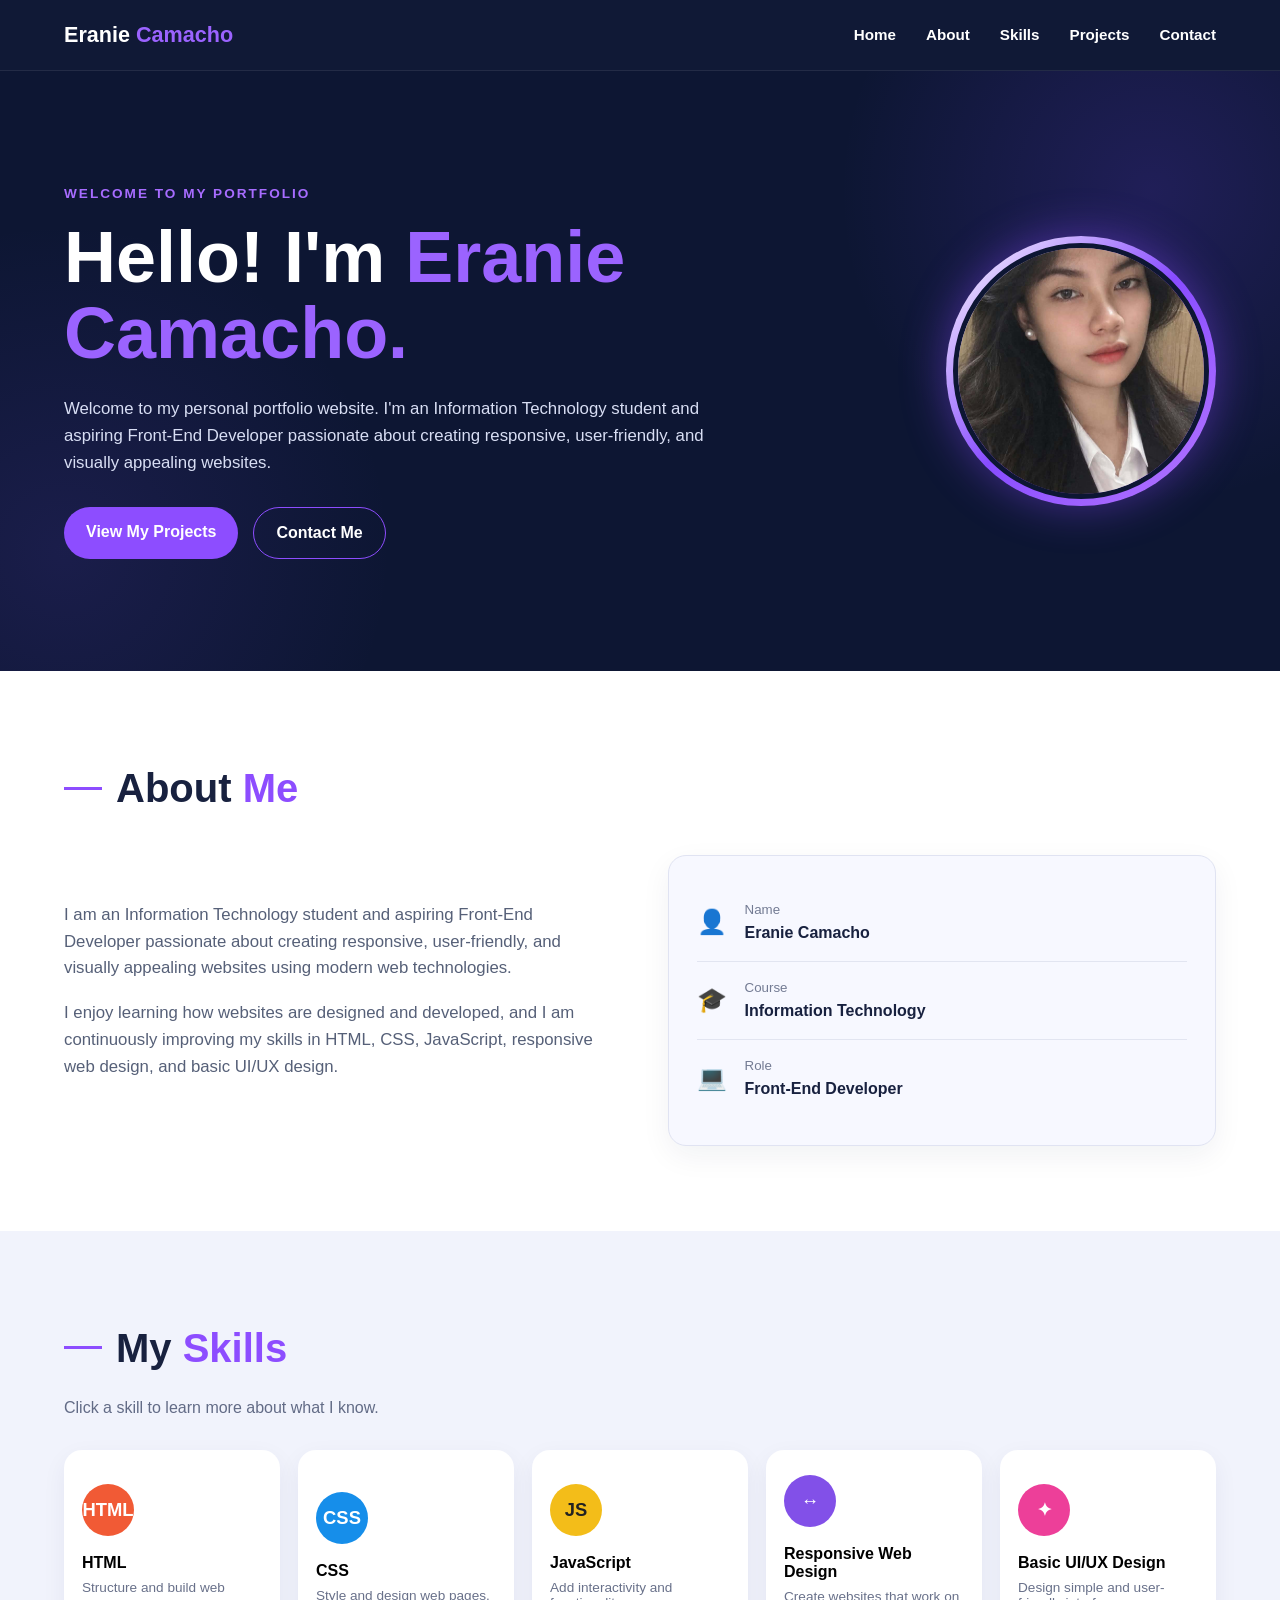
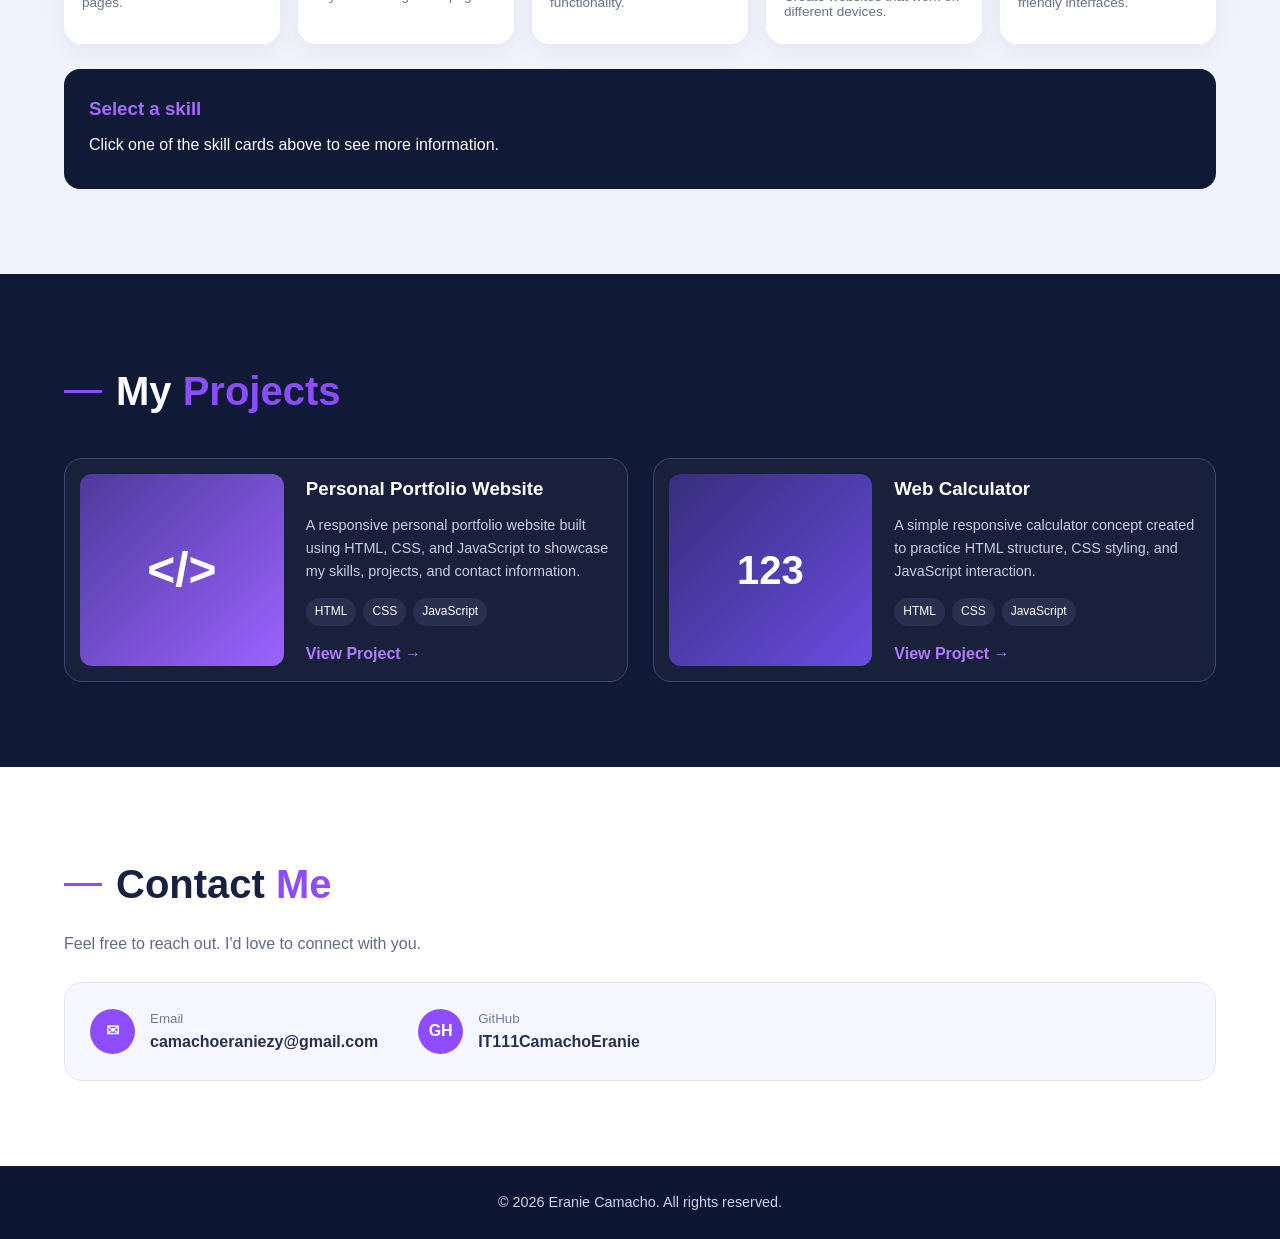
<file: index.html>
<!DOCTYPE html>
<html lang="en">
<head>
    <meta charset="UTF-8">
    <meta name="viewport" content="width=device-width, initial-scale=1.0">

    <title>Eranie Camacho | Front-End Developer</title>

    <link rel="stylesheet" href="css/styles.css">
</head>

<body>

    <!-- NAVIGATION -->
    <header class="navbar">
        <div class="container nav-container">
            <a href="#home" class="logo">
                Eranie <span>Camacho</span>
            </a>

            <nav>
                <a href="#home">Home</a>
                <a href="#about">About</a>
                <a href="#skills">Skills</a>
                <a href="#projects">Projects</a>
                <a href="#contact">Contact</a>
            </nav>
        </div>
    </header>


    <!-- HOME -->
    <main>

        <section id="home" class="hero">
            <div class="container hero-content">

                <div class="hero-text">
                    <p class="eyebrow">WELCOME TO MY PORTFOLIO</p>

                    <h1>
                        Hello! I'm
                        <span>Eranie Camacho.</span>
                    </h1>

                    <p class="hero-description">
                        Welcome to my personal portfolio website. I'm an
                        Information Technology student and aspiring Front-End
                        Developer passionate about creating responsive,
                        user-friendly, and visually appealing websites.
                    </p>

                    <div class="hero-buttons">
                        <a href="#projects" class="btn primary-btn">
                            View My Projects
                        </a>

                        <a href="#contact" class="btn secondary-btn">
                            Contact Me
                        </a>
                    </div>
                </div>

                <div class="hero-image">
                    <div class="profile-ring">
                        <img
                            src="images/profile.jpg"
                            alt="Eranie Camacho profile photo"
                        >
                    </div>
                </div>

            </div>
        </section>


        <!-- ABOUT -->
        <section id="about" class="section about-section">
            <div class="container">

                <div class="section-heading">
                    <span></span>
                    <h2>About <strong>Me</strong></h2>
                </div>

                <div class="about-content">

                    <div class="about-text">
                        <p>
                            I am an Information Technology student and aspiring
                            Front-End Developer passionate about creating
                            responsive, user-friendly, and visually appealing
                            websites using modern web technologies.
                        </p>

                        <p>
                            I enjoy learning how websites are designed and
                            developed, and I am continuously improving my skills
                            in HTML, CSS, JavaScript, responsive web design,
                            and basic UI/UX design.
                        </p>
                    </div>

                    <div class="about-card">
                        <div class="info-row">
                            <span class="info-icon">👤</span>
                            <div>
                                <small>Name</small>
                                <p>Eranie Camacho</p>
                            </div>
                        </div>

                        <div class="info-row">
                            <span class="info-icon">🎓</span>
                            <div>
                                <small>Course</small>
                                <p>Information Technology</p>
                            </div>
                        </div>

                        <div class="info-row">
                            <span class="info-icon">💻</span>
                            <div>
                                <small>Role</small>
                                <p>Front-End Developer</p>
                            </div>
                        </div>
                    </div>

                </div>
            </div>
        </section>


        <!-- SKILLS -->
        <section id="skills" class="section skills-section">
            <div class="container">

                <div class="section-heading">
                    <span></span>
                    <h2>My <strong>Skills</strong></h2>
                </div>

                <p class="section-intro">
                    Click a skill to learn more about what I know.
                </p>

                <div class="skills-grid">

                    <button class="skill-card" data-skill="html">
                        <div class="skill-icon html-icon">HTML</div>
                        <h3>HTML</h3>
                        <p>Structure and build web pages.</p>
                    </button>

                    <button class="skill-card" data-skill="css">
                        <div class="skill-icon css-icon">CSS</div>
                        <h3>CSS</h3>
                        <p>Style and design web pages.</p>
                    </button>

                    <button class="skill-card" data-skill="javascript">
                        <div class="skill-icon js-icon">JS</div>
                        <h3>JavaScript</h3>
                        <p>Add interactivity and functionality.</p>
                    </button>

                    <button class="skill-card" data-skill="responsive">
                        <div class="skill-icon responsive-icon">↔</div>
                        <h3>Responsive Web Design</h3>
                        <p>Create websites that work on different devices.</p>
                    </button>

                    <button class="skill-card" data-skill="uiux">
                        <div class="skill-icon uiux-icon">✦</div>
                        <h3>Basic UI/UX Design</h3>
                        <p>Design simple and user-friendly interfaces.</p>
                    </button>

                </div>

                <!-- Skill information appears here -->
                <div id="skill-details" class="skill-details">
                    <h3>Select a skill</h3>
                    <p>
                        Click one of the skill cards above to see more information.
                    </p>
                </div>

            </div>
        </section>


        <!-- PROJECTS -->
        <section id="projects" class="section projects-section">
            <div class="container">

                <div class="section-heading">
                    <span></span>
                    <h2>My <strong>Projects</strong></h2>
                </div>

                <div class="projects-grid">

                    <article class="project-card">
                        <div class="project-preview portfolio-preview">
                            <span>&lt;/&gt;</span>
                        </div>

                        <div class="project-content">
                            <h3>Personal Portfolio Website</h3>

                            <p>
                                A responsive personal portfolio website built
                                using HTML, CSS, and JavaScript to showcase my
                                skills, projects, and contact information.
                            </p>

                            <div class="project-tags">
                                <span>HTML</span>
                                <span>CSS</span>
                                <span>JavaScript</span>
                            </div>

                            <a href="projects/portfolio.html" class="project-link">
                                View Project →
                            </a>
                        </div>
                    </article>


                    <article class="project-card">
                        <div class="project-preview calculator-preview">
                            <span>123</span>
                        </div>

                        <div class="project-content">
                            <h3>Web Calculator</h3>

                            <p>
                                A simple responsive calculator concept created
                                to practice HTML structure, CSS styling, and
                                JavaScript interaction.
                            </p>

                            <div class="project-tags">
                                <span>HTML</span>
                                <span>CSS</span>
                                <span>JavaScript</span>
                            </div>

                            <a href="projects/calculator.html" class="project-link">
                                View Project →
                            </a>
                        </div>
                    </article>

                </div>
            </div>
        </section>


        <!-- CONTACT -->
        <section id="contact" class="section contact-section">
            <div class="container">

                <div class="section-heading">
                    <span></span>
                    <h2>Contact <strong>Me</strong></h2>
                </div>

                <p class="contact-intro">
                    Feel free to reach out. I'd love to connect with you.
                </p>

                <div class="contact-card">

                    <div class="contact-item">
                        <div class="contact-icon">✉</div>
                        <div>
                            <small>Email</small>

                            <!-- REPLACE THIS WITH YOUR REAL EMAIL -->
                            <a href="mailto:camachoeraniezy@gmail.com">
                                camachoeraniezy@gmail.com
                            </a>
                            </a>
                        </div>
                    </div>

                    <div class="contact-item">
                        <div class="contact-icon">GH</div>
                        <div>
                            <small>GitHub</small>

                            <a
                                href="https://github.com/IT111CamachoEranie"
                                target="_blank"
                            >
                                IT111CamachoEranie
                            </a>
                        </div>
                    </div>

                </div>

            </div>
        </section>

    </main>


    <!-- FOOTER -->
    <footer>
        <p>
            © <span id="current-year"></span>
            Eranie Camacho. All rights reserved.
        </p>
    </footer>


    <!-- BACK TO TOP -->
    <button id="back-to-top" aria-label="Back to top">
        ↑
    </button>


    <!-- JAVASCRIPT -->
    <script src="js/script.js"></script>

</body>
</html>
</file>
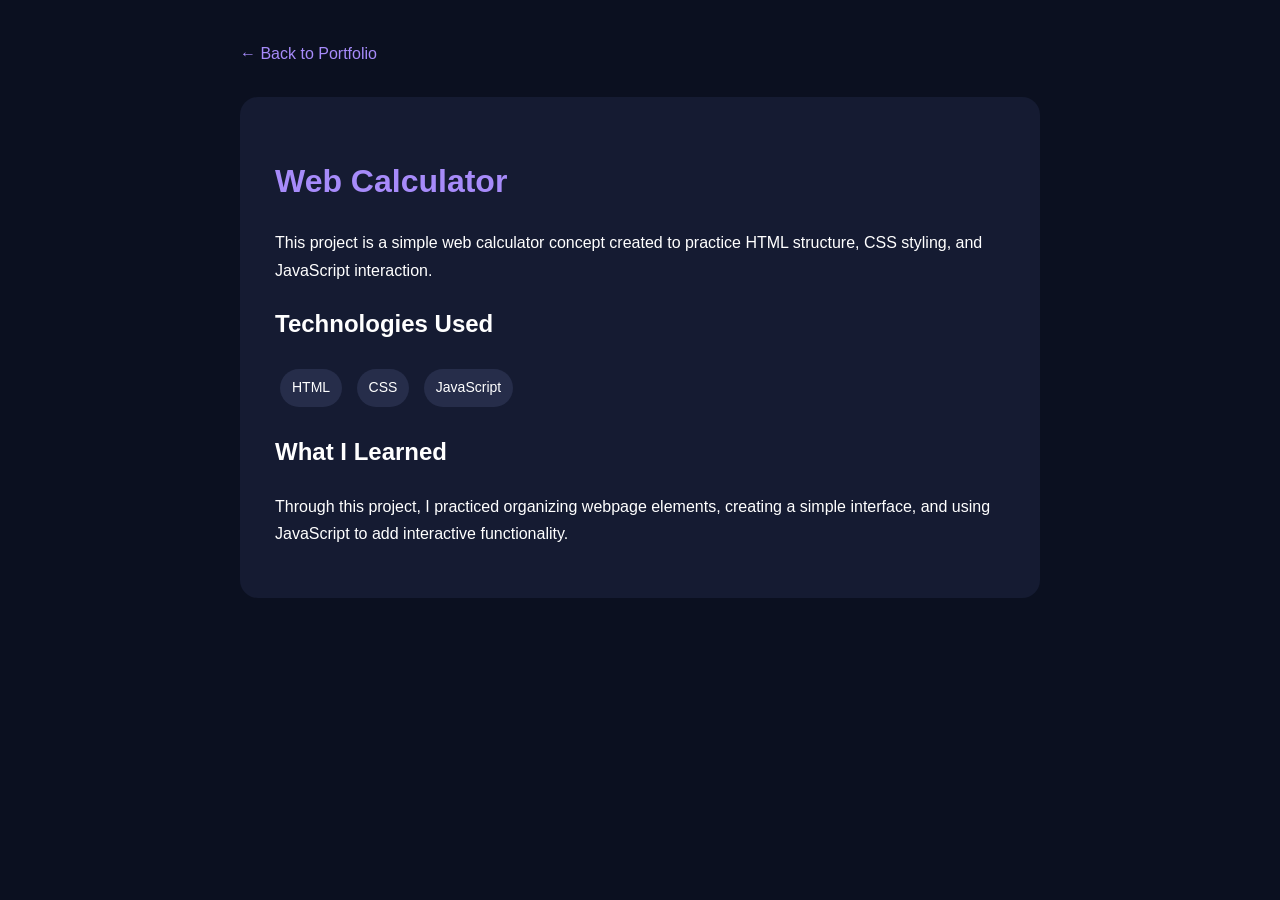
<file: projects/calculator.html>
<!DOCTYPE html>
<html lang="en">
<head>
    <meta charset="UTF-8">
    <meta name="viewport" content="width=device-width, initial-scale=1.0">

    <title>Web Calculator | Eranie Camacho</title>

    <style>
        body {
            font-family: Arial, sans-serif;
            margin: 0;
            padding: 40px 20px;
            background: #0b1020;
            color: white;
            line-height: 1.7;
        }

        .container {
            max-width: 800px;
            margin: auto;
        }

        a {
            color: #a78bfa;
            text-decoration: none;
        }

        .back {
            display: inline-block;
            margin-bottom: 30px;
        }

        .card {
            background: #151b32;
            padding: 35px;
            border-radius: 18px;
        }

        h1 {
            color: #a78bfa;
        }

        .tags span {
            display: inline-block;
            padding: 7px 12px;
            margin: 5px;
            background: #262d4a;
            border-radius: 20px;
            font-size: 14px;
        }
    </style>
</head>

<body>

    <div class="container">

        <a href="../index.html" class="back">← Back to Portfolio</a>

        <div class="card">
            <h1>Web Calculator</h1>

            <p>
                This project is a simple web calculator concept created to
                practice HTML structure, CSS styling, and JavaScript
                interaction.
            </p>

            <h2>Technologies Used</h2>

            <div class="tags">
                <span>HTML</span>
                <span>CSS</span>
                <span>JavaScript</span>
            </div>

            <h2>What I Learned</h2>

            <p>
                Through this project, I practiced organizing webpage elements,
                creating a simple interface, and using JavaScript to add
                interactive functionality.
            </p>
        </div>

    </div>

</body>
</html>
</file>
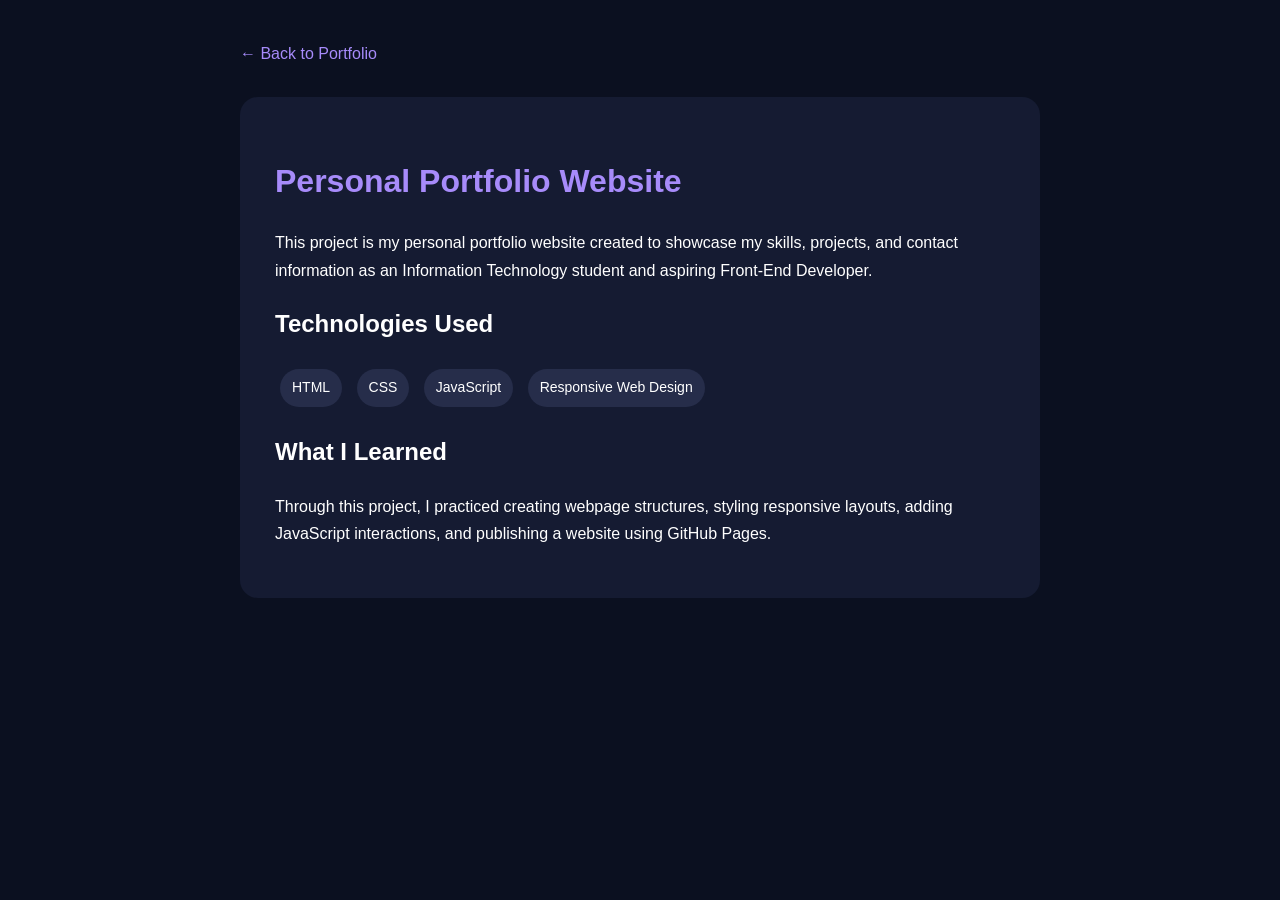
<file: projects/portfolio.html>
<!DOCTYPE html>
<html lang="en">
<head>
    <meta charset="UTF-8">
    <meta name="viewport" content="width=device-width, initial-scale=1.0">

    <title>Personal Portfolio Website | Eranie Camacho</title>

    <style>
        body {
            font-family: Arial, sans-serif;
            margin: 0;
            padding: 40px 20px;
            background: #0b1020;
            color: white;
            line-height: 1.7;
        }

        .container {
            max-width: 800px;
            margin: auto;
        }

        a {
            color: #a78bfa;
            text-decoration: none;
        }

        .back {
            display: inline-block;
            margin-bottom: 30px;
        }

        .card {
            background: #151b32;
            padding: 35px;
            border-radius: 18px;
        }

        h1 {
            color: #a78bfa;
        }

        .tags span {
            display: inline-block;
            padding: 7px 12px;
            margin: 5px;
            background: #262d4a;
            border-radius: 20px;
            font-size: 14px;
        }
    </style>
</head>

<body>

    <div class="container">

        <a href="../index.html" class="back">← Back to Portfolio</a>

        <div class="card">
            <h1>Personal Portfolio Website</h1>

            <p>
                This project is my personal portfolio website created to
                showcase my skills, projects, and contact information as an
                Information Technology student and aspiring Front-End Developer.
            </p>

            <h2>Technologies Used</h2>

            <div class="tags">
                <span>HTML</span>
                <span>CSS</span>
                <span>JavaScript</span>
                <span>Responsive Web Design</span>
            </div>

            <h2>What I Learned</h2>

            <p>
                Through this project, I practiced creating webpage structures,
                styling responsive layouts, adding JavaScript interactions,
                and publishing a website using GitHub Pages.
            </p>
        </div>

    </div>

</body>
</html>
</file>
<file: css/styles.css>
/* ==============================
   GENERAL
============================== */

* {
    margin: 0;
    padding: 0;
    box-sizing: border-box;
    scroll-behavior: smooth;
}

body {
    font-family: Arial, Helvetica, sans-serif;
    background: #f7f8ff;
    color: #18213f;
    line-height: 1.6;
}

a {
    text-decoration: none;
    color: inherit;
}

button {
    font-family: inherit;
}

.container {
    width: 90%;
    max-width: 1160px;
    margin: 0 auto;
}


/* ==============================
   NAVIGATION
============================== */

.navbar {
    position: sticky;
    top: 0;
    z-index: 1000;
    background: #101936;
    border-bottom: 1px solid rgba(255, 255, 255, 0.08);
}

.nav-container {
    min-height: 70px;
    display: flex;
    align-items: center;
    justify-content: space-between;
}

.logo {
    color: white;
    font-size: 1.35rem;
    font-weight: 800;
}

.logo span {
    color: #9b63ff;
}

nav {
    display: flex;
    gap: 30px;
}

nav a {
    color: #ffffff;
    font-size: 0.95rem;
    font-weight: 600;
    transition: 0.3s ease;
}

nav a:hover {
    color: #a66cff;
}


/* ==============================
   HERO
============================== */

.hero {
    min-height: 600px;
    display: flex;
    align-items: center;
    background:
        radial-gradient(circle at 90% 20%, rgba(119, 69, 255, 0.18), transparent 25%),
        radial-gradient(circle at 5% 80%, rgba(103, 71, 210, 0.15), transparent 25%),
        #0d1633;
    color: white;
}

.hero-content {
    display: flex;
    align-items: center;
    justify-content: space-between;
    gap: 70px;
}

.hero-text {
    max-width: 680px;
}

.eyebrow {
    color: #a76cff;
    font-size: 0.85rem;
    font-weight: 800;
    letter-spacing: 2px;
    margin-bottom: 15px;
}

.hero h1 {
    font-size: clamp(2.5rem, 6vw, 4.5rem);
    line-height: 1.05;
    margin-bottom: 25px;
}

.hero h1 span {
    color: #9b63ff;
}

.hero-description {
    max-width: 650px;
    color: #d8def4;
    font-size: 1.05rem;
    margin-bottom: 30px;
}

.hero-buttons {
    display: flex;
    gap: 15px;
    flex-wrap: wrap;
}

.btn {
    display: inline-block;
    padding: 12px 22px;
    border-radius: 30px;
    font-weight: 700;
    transition: 0.3s ease;
}

.primary-btn {
    background: #8d4dff;
    color: white;
}

.primary-btn:hover {
    transform: translateY(-3px);
    background: #a36cff;
}

.secondary-btn {
    border: 1px solid #8d4dff;
    color: white;
}

.secondary-btn:hover {
    background: #8d4dff;
}

.hero-image {
    flex-shrink: 0;
}

.profile-ring {
    width: 270px;
    height: 270px;
    padding: 7px;
    border-radius: 50%;
    background: linear-gradient(135deg, #ffffff, #884cff, #b678ff);
    box-shadow: 0 0 45px rgba(137, 73, 255, 0.45);
}

.profile-ring img {
    width: 100%;
    height: 100%;
    display: block;
    object-fit: cover;
    border-radius: 50%;
    border: 5px solid #0d1633;
}


/* ==============================
   SECTIONS
============================== */

.section {
    padding: 85px 0;
}

.section-heading {
    display: flex;
    align-items: center;
    gap: 14px;
    margin-bottom: 35px;
}

.section-heading > span {
    width: 38px;
    height: 3px;
    background: #8d4dff;
}

.section-heading h2 {
    font-size: 2.5rem;
}

.section-heading strong {
    color: #8d4dff;
}

.section-intro {
    margin-top: -20px;
    margin-bottom: 30px;
    color: #626b86;
}


/* ==============================
   ABOUT
============================== */

.about-section {
    background: #ffffff;
}

.about-content {
    display: grid;
    grid-template-columns: 1fr 1fr;
    gap: 55px;
    align-items: center;
}

.about-text p {
    color: #566078;
    margin-bottom: 18px;
    font-size: 1.05rem;
}

.about-card {
    background: #f7f8ff;
    border: 1px solid #e0e3f2;
    border-radius: 18px;
    padding: 28px;
    box-shadow: 0 10px 30px rgba(25, 35, 75, 0.06);
}

.info-row {
    display: flex;
    align-items: center;
    gap: 18px;
    padding: 15px 0;
    border-bottom: 1px solid #e2e5f1;
}

.info-row:last-child {
    border-bottom: none;
}

.info-icon {
    font-size: 1.5rem;
}

.info-row small {
    color: #737b93;
    display: block;
}

.info-row p {
    font-weight: 700;
}


/* ==============================
   SKILLS
============================== */

.skills-section {
    background: #f1f3fc;
}

.skills-grid {
    display: grid;
    grid-template-columns: repeat(5, 1fr);
    gap: 18px;
}

.skill-card {
    border: none;
    background: white;
    border-radius: 18px;
    padding: 25px 18px;
    text-align: left;
    cursor: pointer;
    box-shadow: 0 8px 25px rgba(30, 40, 80, 0.06);
    transition: 0.3s ease;
}

.skill-card:hover {
    transform: translateY(-7px);
    box-shadow: 0 15px 35px rgba(74, 54, 145, 0.15);
}

.skill-card.active {
    outline: 3px solid #9b63ff;
    transform: translateY(-5px);
}

.skill-icon {
    width: 52px;
    height: 52px;
    border-radius: 50%;
    display: flex;
    align-items: center;
    justify-content: center;
    color: white;
    font-weight: 900;
    font-size: 1.15rem;
    margin-bottom: 18px;
}

.html-icon {
    background: #f15a35;
}

.css-icon {
    background: #168eea;
}

.js-icon {
    background: #f3bd19;
    color: #222;
}

.responsive-icon {
    background: #8250e8;
}

.uiux-icon {
    background: #ed3f99;
}

.skill-card h3 {
    margin-bottom: 8px;
    font-size: 1rem;
}

.skill-card p {
    color: #69718a;
    font-size: 0.85rem;
}

.skill-details {
    margin-top: 25px;
    padding: 25px;
    border-radius: 16px;
    background: #101936;
    color: white;
    min-height: 120px;
    transition: 0.3s ease;
}

.skill-details h3 {
    color: #a66cff;
    margin-bottom: 8px;
}


/* ==============================
   PROJECTS
============================== */

.projects-section {
    background: #101936;
    color: white;
}

.projects-grid {
    display: grid;
    grid-template-columns: repeat(2, 1fr);
    gap: 25px;
}

.project-card {
    display: grid;
    grid-template-columns: 0.8fr 1.2fr;
    gap: 22px;
    padding: 15px;
    border: 1px solid #394a78;
    border-radius: 18px;
    background: rgba(255, 255, 255, 0.03);
    transition: 0.3s ease;
}

.project-card:hover {
    transform: translateY(-5px);
    border-color: #8d4dff;
}

.project-preview {
    min-height: 190px;
    border-radius: 12px;
    display: flex;
    align-items: center;
    justify-content: center;
    font-weight: 900;
}

.portfolio-preview {
    background: linear-gradient(135deg, #4d3a9c, #9b63ff);
    font-size: 3rem;
}

.calculator-preview {
    background: linear-gradient(135deg, #382d7d, #684de0);
    font-size: 2.5rem;
}

.project-content h3 {
    margin-bottom: 10px;
}

.project-content p {
    color: #c7cee3;
    font-size: 0.9rem;
    margin-bottom: 15px;
}

.project-tags {
    display: flex;
    flex-wrap: wrap;
    gap: 7px;
    margin-bottom: 15px;
}

.project-tags span {
    padding: 4px 9px;
    border-radius: 15px;
    background: #282f4f;
    font-size: 0.75rem;
}

.project-link {
    color: #b27cff;
    font-weight: 700;
}


/* ==============================
   CONTACT
============================== */

.contact-section {
    background: white;
}

.contact-intro {
    color: #626b86;
    margin-top: -20px;
    margin-bottom: 25px;
}

.contact-card {
    display: flex;
    flex-wrap: wrap;
    gap: 40px;
    padding: 25px;
    background: #f7f8ff;
    border: 1px solid #e1e4f0;
    border-radius: 18px;
}

.contact-item {
    display: flex;
    align-items: center;
    gap: 15px;
}

.contact-icon {
    width: 45px;
    height: 45px;
    border-radius: 50%;
    background: #8d4dff;
    color: white;
    display: flex;
    align-items: center;
    justify-content: center;
    font-weight: 800;
}

.contact-item small {
    display: block;
    color: #737b93;
}

.contact-item a {
    color: #283052;
    font-weight: 700;
}

.contact-item a:hover {
    color: #8d4dff;
}


/* ==============================
   FOOTER
============================== */

footer {
    background: #0d1633;
    color: #cbd2e9;
    text-align: center;
    padding: 25px;
    font-size: 0.9rem;
}


/* ==============================
   BACK TO TOP
============================== */

#back-to-top {
    position: fixed;
    right: 25px;
    bottom: 25px;
    width: 45px;
    height: 45px;
    border: none;
    border-radius: 50%;
    background: #8d4dff;
    color: white;
    font-size: 1.3rem;
    cursor: pointer;
    opacity: 0;
    pointer-events: none;
    transition: 0.3s ease;
}

#back-to-top.show {
    opacity: 1;
    pointer-events: auto;
}


/* ==============================
   MOBILE
============================== */

@media (max-width: 900px) {

    .nav-container {
        flex-direction: column;
        gap: 12px;
        padding: 15px 0;
    }

    nav {
        gap: 15px;
        flex-wrap: wrap;
        justify-content: center;
    }

    .hero {
        padding: 70px 0;
    }

    .hero-content {
        flex-direction: column-reverse;
        text-align: center;
    }

    .hero-description {
        margin-left: auto;
        margin-right: auto;
    }

    .hero-buttons {
        justify-content: center;
    }

    .skills-grid {
        grid-template-columns: repeat(2, 1fr);
    }

    .about-content {
        grid-template-columns: 1fr;
    }

    .projects-grid {
        grid-template-columns: 1fr;
    }
}


@media (max-width: 600px) {

    .container {
        width: 92%;
    }

    .hero h1 {
        font-size: 2.5rem;
    }

    .profile-ring {
        width: 210px;
        height: 210px;
    }

    .section {
        padding: 60px 0;
    }

    .section-heading h2 {
        font-size: 2rem;
    }

    .skills-grid {
        grid-template-columns: 1fr;
    }

    .project-card {
        grid-template-columns: 1fr;
    }

    .project-preview {
        min-height: 150px;
    }

    .contact-card {
        flex-direction: column;
        gap: 25px;
    }
}
</file>
